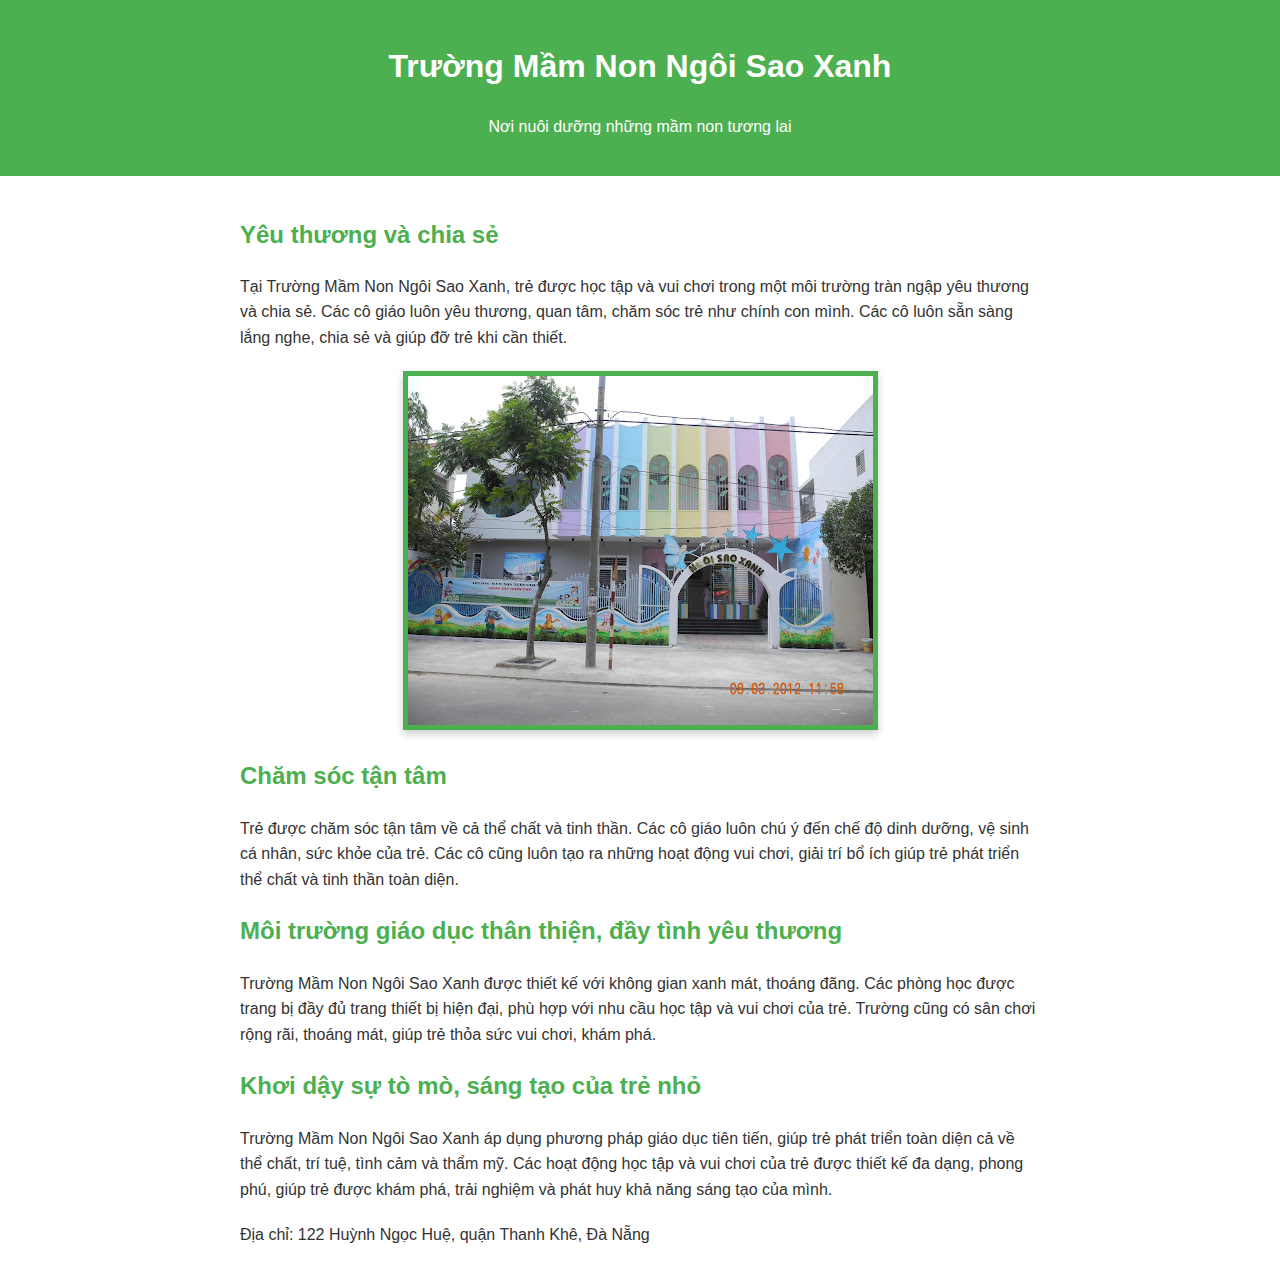
<file: gioithieu.html>
<!DOCTYPE html>
<html lang="vi">
<head>
    <meta charset="UTF-8">
    <meta name="viewport" content="width=device-width, initial-scale=1.0">
    <title>Trường Mầm Non Ngôi Sao Xanh</title>
    <style>
        body {
            font-family: Arial, sans-serif;
            line-height: 1.6;
            color: #333;
            margin: 0;
            padding: 0;
        }
        header {
            background-color: #4CAF50;
            color: white;
            padding: 20px;
            text-align: center;
        }
        main {
            padding: 20px;
            max-width: 800px;
            margin: auto;
        }
        h2 {
            color: #4CAF50;
        }
        section {
            margin-bottom: 20px;
        }
        .image-container {
            text-align: center;
            margin: 20px 0;
        }
        .image-container img {
            max-width: 100%;
            height: auto;
            border: 5px solid #4CAF50;
            box-shadow: 0 4px 8px rgba(0, 0, 0, 0.2);
            transition: transform 0.3s ease-in-out;
        }
        .image-container img:hover {
            transform: scale(1.05);
        }
    </style>
</head>
<body>
    <header>
        <h1>Trường Mầm Non Ngôi Sao Xanh</h1>
        <p>Nơi nuôi dưỡng những mầm non tương lai</p>
    </header>
    <main>
        <section>
            <h2>Yêu thương và chia sẻ</h2>
            <p>Tại Trường Mầm Non Ngôi Sao Xanh, trẻ được học tập và vui chơi trong một môi trường tràn ngập yêu thương và chia sẻ. Các cô giáo luôn yêu thương, quan tâm, chăm sóc trẻ như chính con mình. Các cô luôn sẵn sàng lắng nghe, chia sẻ và giúp đỡ trẻ khi cần thiết.</p>
        </section>
        <div class="image-container">
            <img src="hinhtruong.jpg" alt="Trường Mầm Non Ngôi Sao Xanh">
        </div>
        <section>
            <h2>Chăm sóc tận tâm</h2>
            <p>Trẻ được chăm sóc tận tâm về cả thể chất và tinh thần. Các cô giáo luôn chú ý đến chế độ dinh dưỡng, vệ sinh cá nhân, sức khỏe của trẻ. Các cô cũng luôn tạo ra những hoạt động vui chơi, giải trí bổ ích giúp trẻ phát triển thể chất và tinh thần toàn diện.</p>
        </section>
        <section>
            <h2>Môi trường giáo dục thân thiện, đầy tình yêu thương</h2>
            <p>Trường Mầm Non Ngôi Sao Xanh được thiết kế với không gian xanh mát, thoáng đãng. Các phòng học được trang bị đầy đủ trang thiết bị hiện đại, phù hợp với nhu cầu học tập và vui chơi của trẻ. Trường cũng có sân chơi rộng rãi, thoáng mát, giúp trẻ thỏa sức vui chơi, khám phá.</p>
        </section>
        <section>
            <h2>Khơi dậy sự tò mò, sáng tạo của trẻ nhỏ</h2>
            <p>Trường Mầm Non Ngôi Sao Xanh áp dụng phương pháp giáo dục tiên tiến, giúp trẻ phát triển toàn diện cả về thể chất, trí tuệ, tình cảm và thẩm mỹ. Các hoạt động học tập và vui chơi của trẻ được thiết kế đa dạng, phong phú, giúp trẻ được khám phá, trải nghiệm và phát huy khả năng sáng tạo của mình.</p>
        </section>
        <footer>
            <p>Địa chỉ: 122 Huỳnh Ngọc Huệ, quận Thanh Khê, Đà Nẵng</p>
        </footer>
    </main>
</body>
</html>
</file>
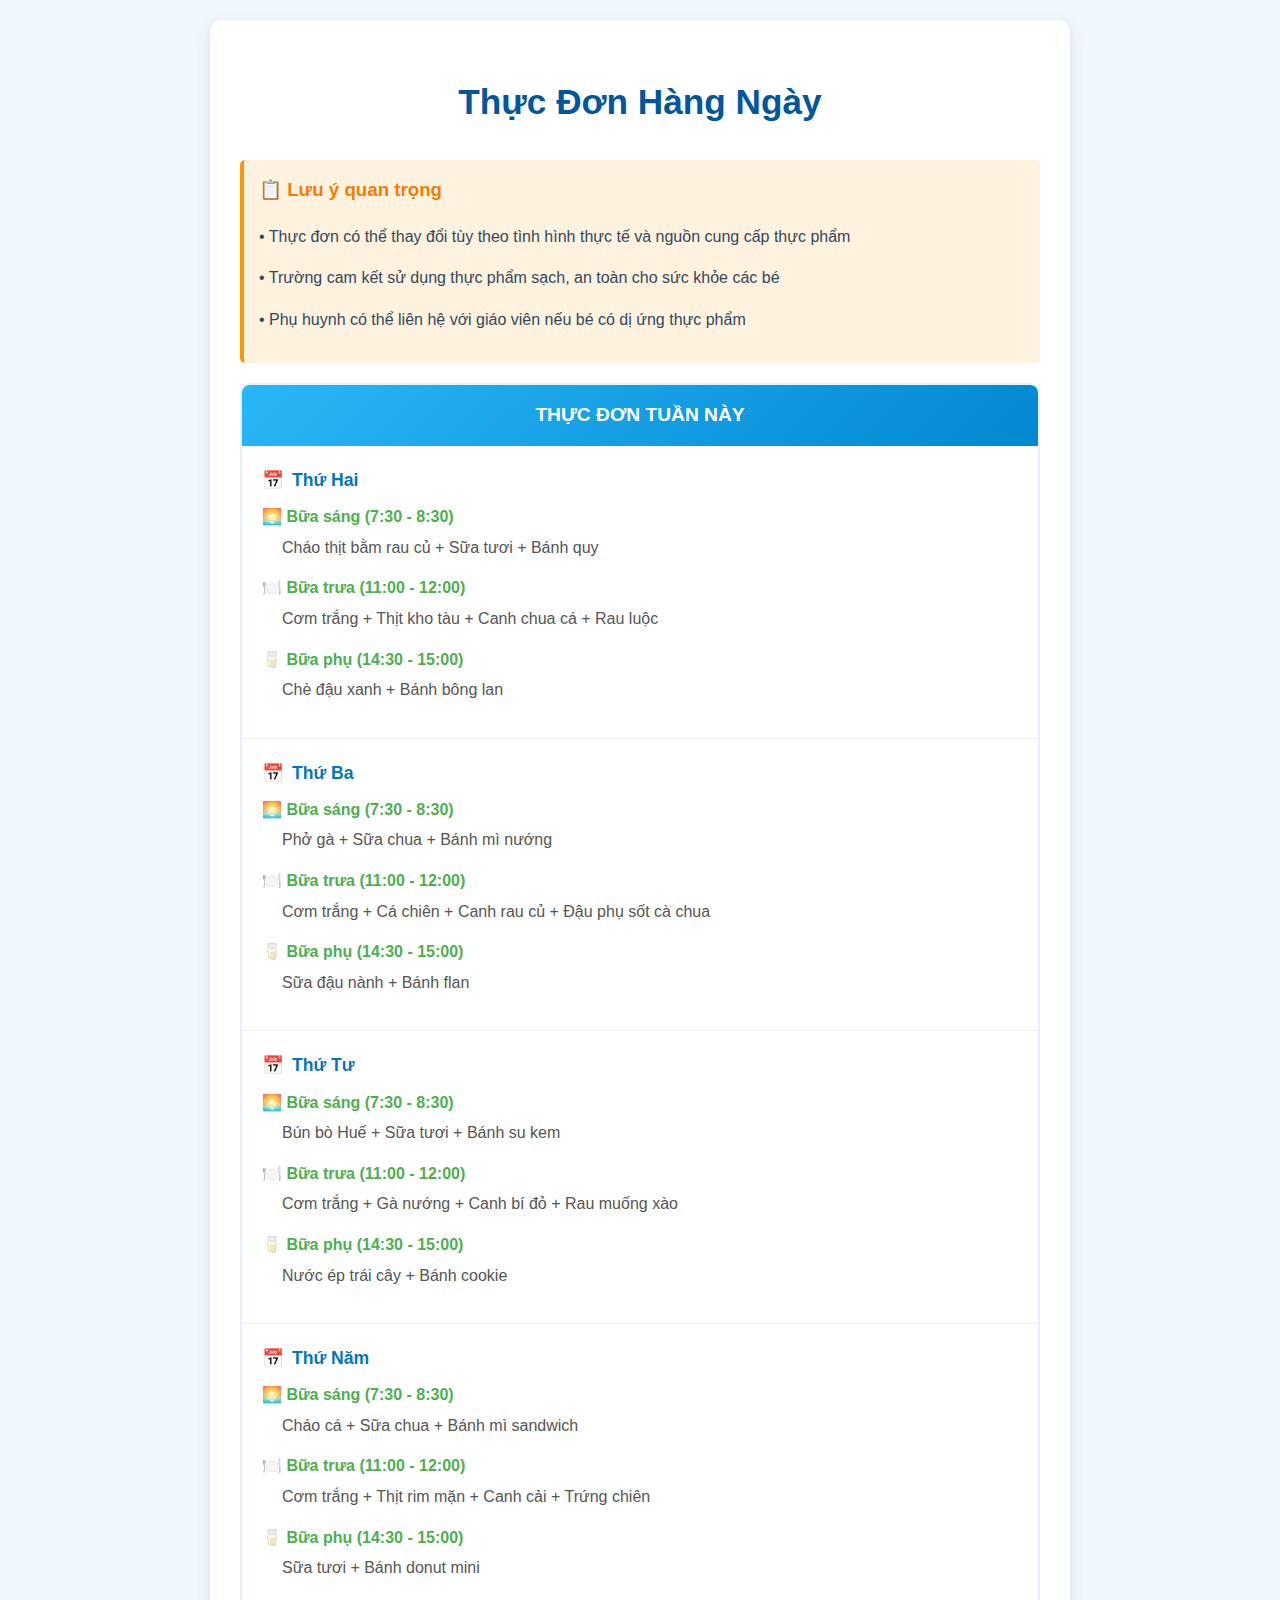
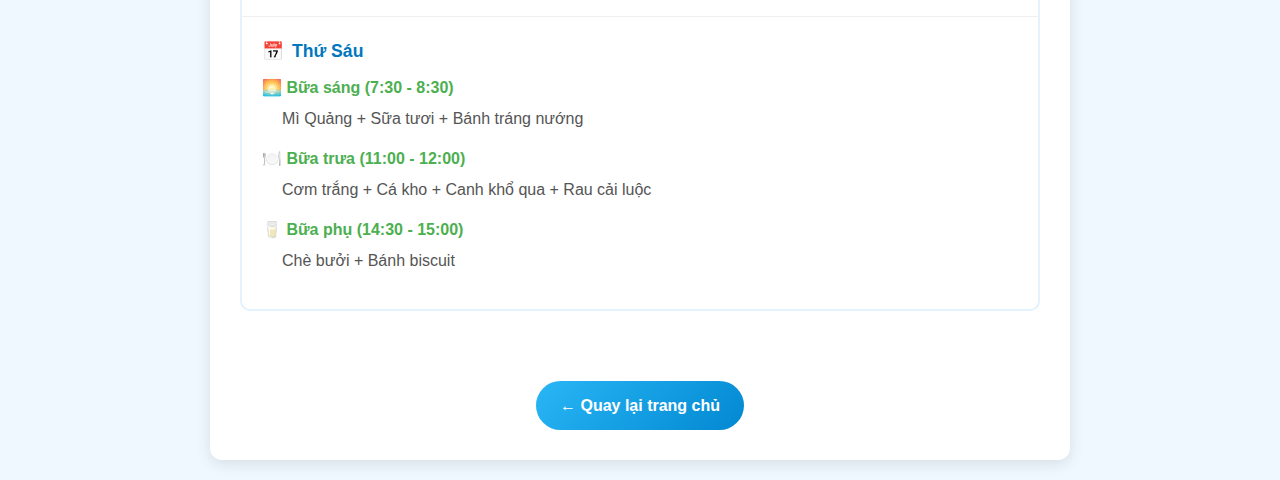
<file: menu.html>
<!DOCTYPE html>
<html lang="vi">
<head>
    <meta charset="UTF-8">
    <meta name="viewport" content="width=device-width, initial-scale=1.0">
    <title>Thực Đơn Hàng Ngày - Trường Mầm Non Ngôi Sao Xanh</title>
    <style>
        body {
            font-family: Arial, sans-serif;
            background-color: #f0f8ff;
            color: #33475b;
            margin: 0;
            padding: 20px;
            line-height: 1.6;
        }
        .container {
            max-width: 800px;
            margin: 0 auto;
            background: white;
            padding: 30px;
            border-radius: 12px;
            box-shadow: 0 4px 15px rgba(0,0,0,0.1);
        }
        h1 {
            color: #01579b;
            text-align: center;
            margin-bottom: 30px;
            font-size: 2.2rem;
        }
        .menu-week {
            margin-bottom: 40px;
            border: 2px solid #e3f2fd;
            border-radius: 10px;
            overflow: hidden;
        }
        .week-header {
            background: linear-gradient(135deg, #29b6f6, #0288d1);
            color: white;
            padding: 15px;
            text-align: center;
            font-weight: bold;
            font-size: 1.2rem;
        }
        .day-menu {
            padding: 20px;
            border-bottom: 1px solid #f0f0f0;
        }
        .day-menu:last-child {
            border-bottom: none;
        }
        .day-name {
            color: #0277bd;
            font-weight: bold;
            font-size: 1.1rem;
            margin-bottom: 10px;
            display: flex;
            align-items: center;
        }
        .day-name::before {
            content: "📅";
            margin-right: 8px;
        }
        .meal-section {
            margin-bottom: 15px;
        }
        .meal-title {
            color: #4caf50;
            font-weight: bold;
            margin-bottom: 5px;
        }
        .meal-items {
            padding-left: 20px;
            color: #555;
        }
        .back-link {
            display: inline-block;
            margin-top: 30px;
            padding: 12px 24px;
            background: linear-gradient(135deg, #29b6f6, #0288d1);
            color: white;
            text-decoration: none;
            border-radius: 25px;
            font-weight: bold;
            transition: all 0.3s ease;
            text-align: center;
        }
        .back-link:hover {
            transform: translateY(-2px);
            box-shadow: 0 5px 15px rgba(41, 182, 246, 0.4);
        }
        .note {
            background: #fff3e0;
            border-left: 4px solid #ff9800;
            padding: 15px;
            margin: 20px 0;
            border-radius: 5px;
        }
        .note h3 {
            color: #f57c00;
            margin-top: 0;
        }
        @media (max-width: 768px) {
            .container {
                padding: 20px;
                margin: 10px;
            }
            h1 {
                font-size: 1.8rem;
            }
        }
    </style>
</head>
<body>
    <div class="container">
        <h1>Thực Đơn Hàng Ngày</h1>
        
        <div class="note">
            <h3>📋 Lưu ý quan trọng</h3>
            <p>• Thực đơn có thể thay đổi tùy theo tình hình thực tế và nguồn cung cấp thực phẩm</p>
            <p>• Trường cam kết sử dụng thực phẩm sạch, an toàn cho sức khỏe các bé</p>
            <p>• Phụ huynh có thể liên hệ với giáo viên nếu bé có dị ứng thực phẩm</p>
        </div>

        <div class="menu-week">
            <div class="week-header">
                THỰC ĐƠN TUẦN NÀY
            </div>
            
            <div class="day-menu">
                <div class="day-name">Thứ Hai</div>
                <div class="meal-section">
                    <div class="meal-title">🌅 Bữa sáng (7:30 - 8:30)</div>
                    <div class="meal-items">Cháo thịt bằm rau củ + Sữa tươi + Bánh quy</div>
                </div>
                <div class="meal-section">
                    <div class="meal-title">🍽️ Bữa trưa (11:00 - 12:00)</div>
                    <div class="meal-items">Cơm trắng + Thịt kho tàu + Canh chua cá + Rau luộc</div>
                </div>
                <div class="meal-section">
                    <div class="meal-title">🥛 Bữa phụ (14:30 - 15:00)</div>
                    <div class="meal-items">Chè đậu xanh + Bánh bông lan</div>
                </div>
            </div>

            <div class="day-menu">
                <div class="day-name">Thứ Ba</div>
                <div class="meal-section">
                    <div class="meal-title">🌅 Bữa sáng (7:30 - 8:30)</div>
                    <div class="meal-items">Phở gà + Sữa chua + Bánh mì nướng</div>
                </div>
                <div class="meal-section">
                    <div class="meal-title">🍽️ Bữa trưa (11:00 - 12:00)</div>
                    <div class="meal-items">Cơm trắng + Cá chiên + Canh rau củ + Đậu phụ sốt cà chua</div>
                </div>
                <div class="meal-section">
                    <div class="meal-title">🥛 Bữa phụ (14:30 - 15:00)</div>
                    <div class="meal-items">Sữa đậu nành + Bánh flan</div>
                </div>
            </div>

            <div class="day-menu">
                <div class="day-name">Thứ Tư</div>
                <div class="meal-section">
                    <div class="meal-title">🌅 Bữa sáng (7:30 - 8:30)</div>
                    <div class="meal-items">Bún bò Huế + Sữa tươi + Bánh su kem</div>
                </div>
                <div class="meal-section">
                    <div class="meal-title">🍽️ Bữa trưa (11:00 - 12:00)</div>
                    <div class="meal-items">Cơm trắng + Gà nướng + Canh bí đỏ + Rau muống xào</div>
                </div>
                <div class="meal-section">
                    <div class="meal-title">🥛 Bữa phụ (14:30 - 15:00)</div>
                    <div class="meal-items">Nước ép trái cây + Bánh cookie</div>
                </div>
            </div>

            <div class="day-menu">
                <div class="day-name">Thứ Năm</div>
                <div class="meal-section">
                    <div class="meal-title">🌅 Bữa sáng (7:30 - 8:30)</div>
                    <div class="meal-items">Cháo cá + Sữa chua + Bánh mì sandwich</div>
                </div>
                <div class="meal-section">
                    <div class="meal-title">🍽️ Bữa trưa (11:00 - 12:00)</div>
                    <div class="meal-items">Cơm trắng + Thịt rim mặn + Canh cải + Trứng chiên</div>
                </div>
                <div class="meal-section">
                    <div class="meal-title">🥛 Bữa phụ (14:30 - 15:00)</div>
                    <div class="meal-items">Sữa tươi + Bánh donut mini</div>
                </div>
            </div>

            <div class="day-menu">
                <div class="day-name">Thứ Sáu</div>
                <div class="meal-section">
                    <div class="meal-title">🌅 Bữa sáng (7:30 - 8:30)</div>
                    <div class="meal-items">Mì Quảng + Sữa tươi + Bánh tráng nướng</div>
                </div>
                <div class="meal-section">
                    <div class="meal-title">🍽️ Bữa trưa (11:00 - 12:00)</div>
                    <div class="meal-items">Cơm trắng + Cá kho + Canh khổ qua + Rau cải luộc</div>
                </div>
                <div class="meal-section">
                    <div class="meal-title">🥛 Bữa phụ (14:30 - 15:00)</div>
                    <div class="meal-items">Chè bưởi + Bánh biscuit</div>
                </div>
            </div>
        </div>

        <div style="text-align: center;">
            <a href="index.html" class="back-link">← Quay lại trang chủ</a>
        </div>
    </div>
</body>
</html>
</file>
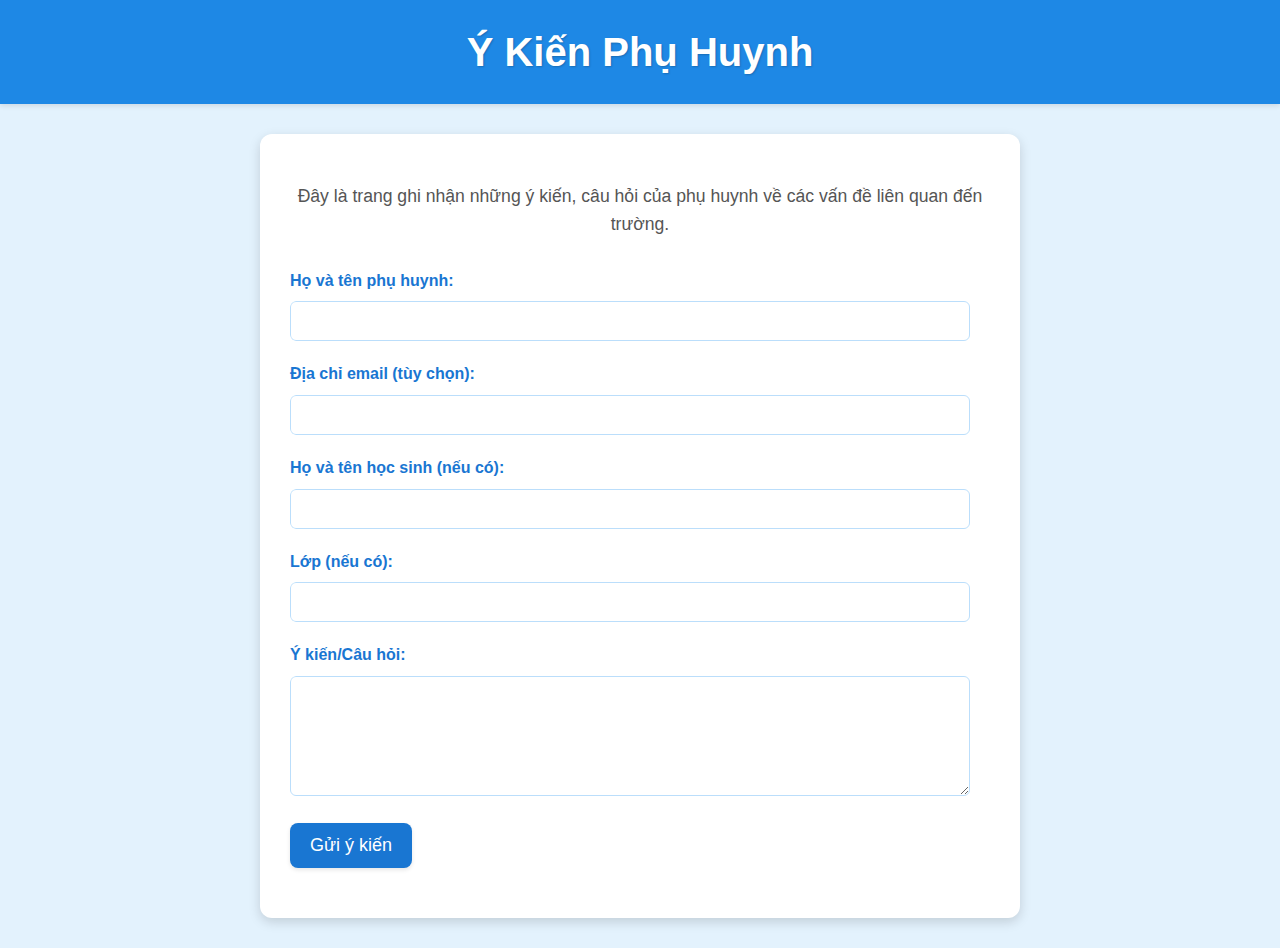
<file: phuhuynhgopy.html>
<!DOCTYPE html>
<html lang="vi">
<head>
    <meta charset="UTF-8">
    <meta name="viewport" content="width=device-width, initial-scale=1.0">
    <title>Ghi Nhận Ý Kiến Phụ Huynh</title>
    <style>
        body {
            font-family: 'Segoe UI', Tahoma, Geneva, Verdana, sans-serif;
            margin: 0;
            background-color: #e3f2fd; /* Xanh nhạt làm nền */
            color: #333;
            line-height: 1.6;
            display: flex;
            flex-direction: column;
            align-items: center;
            min-height: 100vh;
        }

        header {
            background-color: #1e88e5; /* Xanh dương đậm cho header */
            color: white;
            padding: 20px 0;
            text-align: center;
            width: 100%;
            box-shadow: 0 2px 5px rgba(0, 0, 0, 0.1);
        }

        h1 {
            margin: 0;
            font-size: 2.5em;
            text-shadow: 1px 1px 2px rgba(0, 0, 0, 0.2);
        }

        .container {
            background-color: #fff;
            padding: 30px;
            border-radius: 12px;
            box-shadow: 0 4px 12px rgba(0, 0, 0, 0.15);
            max-width: 700px;
            width: 90%;
            margin-top: 30px;
            margin-bottom: 30px;
        }

        p {
            color: #555;
            text-align: center;
            margin-bottom: 30px;
            font-size: 1.1em;
        }

        .form-group {
            margin-bottom: 20px;
        }

        label {
            display: block;
            margin-bottom: 8px;
            font-weight: bold;
            color: #1976d2; /* Xanh dương vừa cho label */
        }

        input[type="text"],
        input[type="email"],
        textarea {
            width: calc(100% - 20px);
            padding: 10px;
            border: 1px solid #bbdefb; /* Xanh nhạt cho border */
            border-radius: 6px;
            box-sizing: border-box;
            font-size: 16px;
            transition: border-color 0.3s ease;
        }

        input[type="text"]:focus,
        input[type="email"]:focus,
        textarea:focus {
            border-color: #1e88e5; /* Đậm hơn khi focus */
            outline: none;
            box-shadow: 0 0 5px rgba(30, 136, 229, 0.5);
        }

        textarea {
            resize: vertical;
            min-height: 120px;
        }

        button[type="submit"] {
            background-color: #1976d2; /* Xanh dương vừa cho nút */
            color: white;
            padding: 12px 20px;
            border: none;
            border-radius: 8px;
            cursor: pointer;
            font-size: 18px;
            transition: background-color 0.3s ease, transform 0.2s ease;
            box-shadow: 0 2px 4px rgba(0, 0, 0, 0.1);
        }

        button[type="submit"]:hover {
            background-color: #1565c0; /* Đậm hơn khi hover */
            transform: translateY(-2px);
        }

        .message-container {
            margin-top: 20px;
            text-align: center;
        }

        .success-message,
        .error-message {
            padding: 15px;
            border-radius: 6px;
            font-weight: bold;
            display: none;
        }

        .success-message {
            background-color: #e6ffe9;
            color: #2e7d32;
            border: 1px solid #b9f6ca;
        }

        .error-message {
            background-color: #ffebee;
            color: #c62828;
            border: 1px solid #ffcdd2;
        }

        /* Hiệu ứng JavaScript (CSS) */
        .input-wrapper {
            position: relative;
            overflow: hidden;
            border-radius: 6px;
        }

        .input-wrapper::before {
            content: '';
            position: absolute;
            top: 0;
            left: -100%;
            width: 100%;
            height: 100%;
            background: linear-gradient(90deg, transparent, #bbdefb, transparent);
            transition: left 0.4s;
        }

        .input-wrapper input:focus + .input-wrapper::before,
        .input-wrapper textarea:focus + .input-wrapper::before {
            left: 100%;
        }
    </style>
</head>
<body>
    <header>
        <h1>Ý Kiến Phụ Huynh</h1>
    </header>
    <div class="container">
        <p>Đây là trang ghi nhận những ý kiến, câu hỏi của phụ huynh về các vấn đề liên quan đến trường.</p>

        <form id="feedbackForm">
            <div class="form-group">
                <label for="parentName">Họ và tên phụ huynh:</label>
                <div class="input-wrapper">
                    <input type="text" id="parentName" name="parentName" required>
                    <span></span>
                </div>
            </div>
            <div class="form-group">
                <label for="email">Địa chỉ email (tùy chọn):</label>
                <div class="input-wrapper">
                    <input type="email" id="email" name="email">
                    <span></span>
                </div>
            </div>
            <div class="form-group">
                <label for="studentName">Họ và tên học sinh (nếu có):</label>
                <div class="input-wrapper">
                    <input type="text" id="studentName" name="studentName">
                    <span></span>
                </div>
            </div>
            <div class="form-group">
                <label for="grade">Lớp (nếu có):</label>
                <div class="input-wrapper">
                    <input type="text" id="grade" name="grade">
                    <span></span>
                </div>
            </div>
            <div class="form-group">
                <label for="feedback">Ý kiến/Câu hỏi:</label>
                <div class="input-wrapper">
                    <textarea id="feedback" name="feedback" rows="5" required></textarea>
                    <span></span>
                </div>
            </div>
            <button type="submit">Gửi ý kiến</button>
        </form>

        <div class="message-container">
            <div id="successMessage" class="success-message">
                Cảm ơn bạn đã gửi ý kiến! Chúng tôi sẽ phản hồi sớm nhất có thể.
            </div>
            <div id="errorMessage" class="error-message">
                Đã có lỗi xảy ra trong quá trình gửi. Vui lòng thử lại sau.
            </div>
        </div>
    </div>

    <script>
        const form = document.getElementById('feedbackForm');
        const successMessage = document.getElementById('successMessage');
        const errorMessage = document.getElementById('errorMessage');
        const inputWrappers = document.querySelectorAll('.input-wrapper');

        // Thêm hiệu ứng sóng khi focus vào input/textarea
        inputWrappers.forEach(wrapper => {
            const input = wrapper.querySelector('input, textarea');
            const span = document.createElement('span');
            wrapper.appendChild(span);
            span.classList.add('focus-effect');

            input.addEventListener('focus', () => {
                span.classList.add('active');
            });

            input.addEventListener('blur', () => {
                span.classList.remove('active');
            });
        });

        form.addEventListener('submit', function(event) {
            event.preventDefault();

            const scriptURL = 'YOUR_GOOGLE_APPS_SCRIPT_URL_HERE';

            fetch(scriptURL, {
                method: 'POST',
                body: new FormData(form)
            })
            .then(response => {
                if (response.ok) {
                    successMessage.style.display = 'block';
                    errorMessage.style.display = 'none';
                    form.reset();
                    // Ẩn thông báo thành công sau vài giây
                    setTimeout(() => {
                        successMessage.style.display = 'none';
                    }, 3000);
                } else {
                    errorMessage.style.display = 'block';
                    successMessage.style.display = 'none';
                    console.error('Lỗi khi gửi dữ liệu:', response.status);
                    // Ẩn thông báo lỗi sau vài giây
                    setTimeout(() => {
                        errorMessage.style.display = 'none';
                    }, 5000);
                }
            })
            .catch(error => {
                errorMessage.style.display = 'block';
                successMessage.style.display = 'none';
                console.error('Lỗi mạng hoặc lỗi khác:', error);
                // Ẩn thông báo lỗi sau vài giây
                setTimeout(() => {
                    errorMessage.style.display = 'none';
                }, 5000);
            });
        });
    </script>
</body>
</html>
</file>
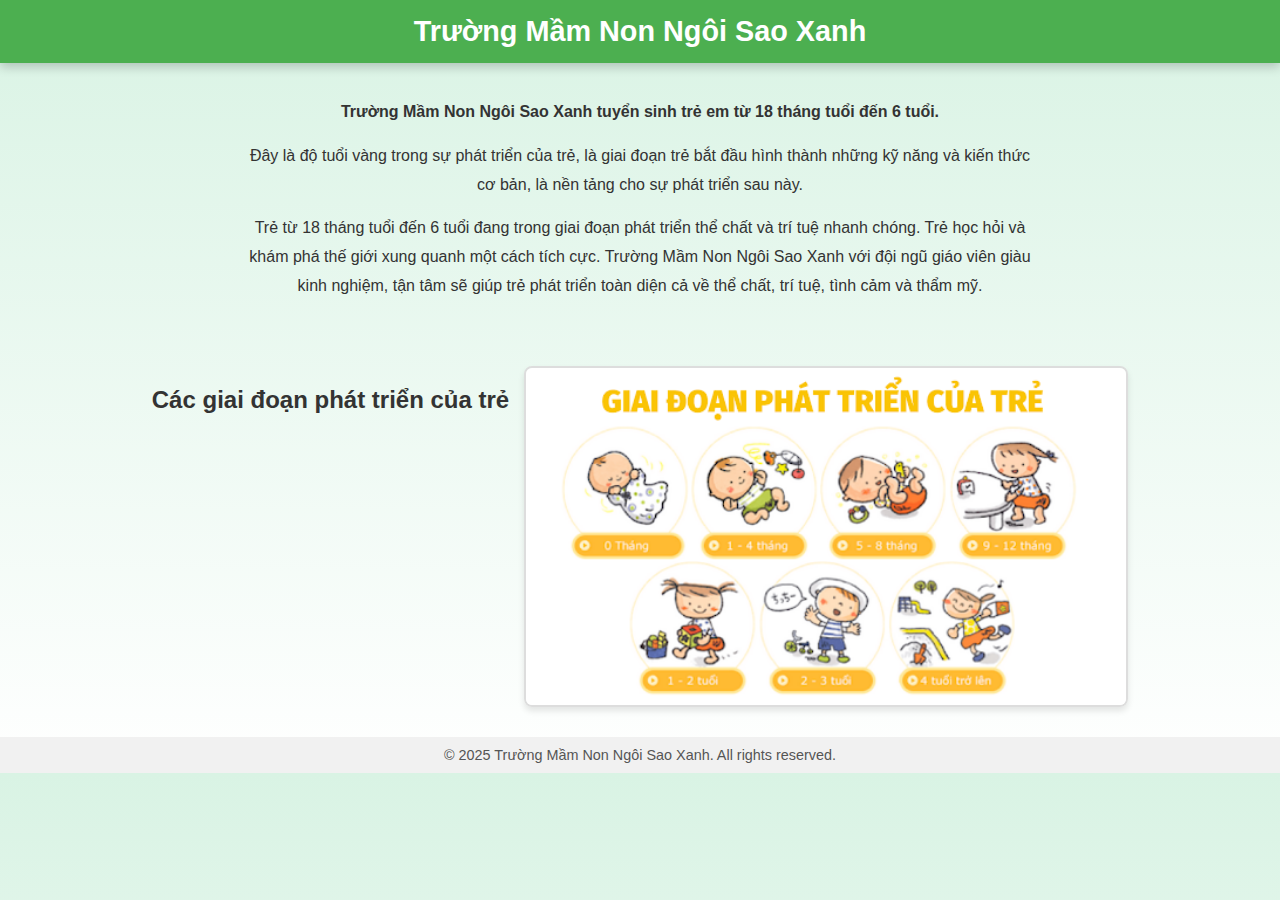
<file: tuyensinh.html>
<!DOCTYPE html>
<html lang="vi">
<head>
    <meta charset="UTF-8">
    <meta name="viewport" content="width=device-width, initial-scale=1.0">
    <title>Trường Mầm Non Ngôi Sao Xanh</title>
    <style>
        body {
            font-family: 'Arial', sans-serif;
            margin: 0;
            padding: 0;
            background: linear-gradient(to bottom, #d9f3e4, #ffffff);
            color: #333;
            overflow-x: hidden;
        }

        header {
            background: #4CAF50;
            color: white;
            padding: 15px 20px;
            text-align: center;
            box-shadow: 0px 4px 10px rgba(0, 0, 0, 0.2);
        }

        header h1 {
            margin: 0;
            font-size: 1.8em;
        }

        .content {
            padding: 20px;
            text-align: center;
            animation: fadeIn 1s ease-in-out;
        }

        .content p {
            margin: 15px auto;
            max-width: 800px;
            line-height: 1.8;
        }

        .images {
            margin: 30px auto;
            text-align: center;
            display: flex;
            flex-wrap: wrap;
            justify-content: center;
            gap: 15px;
        }

        .images img {
            width: 600px;
            height: auto;
            border: 2px solid #ddd;
            border-radius: 8px;
            box-shadow: 0px 4px 6px rgba(0, 0, 0, 0.1);
            transition: transform 0.3s, box-shadow 0.3s;
        }

        .images img:hover {
            transform: scale(1.1);
            box-shadow: 0px 6px 10px rgba(0, 0, 0, 0.2);
        }

        footer {
            background: #f1f1f1;
            text-align: center;
            padding: 10px 0;
            font-size: 0.9em;
            color: #555;
            position: relative;
        }

        @media (max-width: 768px) {
            .images img {
                width: 120px;
            }

            header h1 {
                font-size: 1.5em;
            }
        }

        /* Hiệu ứng mở */
        @keyframes fadeIn {
            from {
                opacity: 0;
            }
            to {
                opacity: 1;
            }
        }
    </style>
</head>
<body>
    <header>
        <h1>Trường Mầm Non Ngôi Sao Xanh</h1>
    </header>
    <div class="content">
        <p><strong>Trường Mầm Non Ngôi Sao Xanh tuyển sinh trẻ em từ 18 tháng tuổi đến 6 tuổi.</strong></p>
        <p>Đây là độ tuổi vàng trong sự phát triển của trẻ, là giai đoạn trẻ bắt đầu hình thành những kỹ năng và kiến thức cơ bản, là nền tảng cho sự phát triển sau này.</p>
        <p>Trẻ từ 18 tháng tuổi đến 6 tuổi đang trong giai đoạn phát triển thể chất và trí tuệ nhanh chóng. Trẻ học hỏi và khám phá thế giới xung quanh một cách tích cực. Trường Mầm Non Ngôi Sao Xanh với đội ngũ giáo viên giàu kinh nghiệm, tận tâm sẽ giúp trẻ phát triển toàn diện cả về thể chất, trí tuệ, tình cảm và thẩm mỹ.</p>
    </div>
    <div class="images">
        <h2>Các giai đoạn phát triển của trẻ</h2>
        <img src="giaidoanphattrien.jpg" alt="Giai đoạn trẻ 18 tháng">
    </div>
    <footer>
        © 2025 Trường Mầm Non Ngôi Sao Xanh. All rights reserved.
    </footer>
</body>
</html>
</file>
